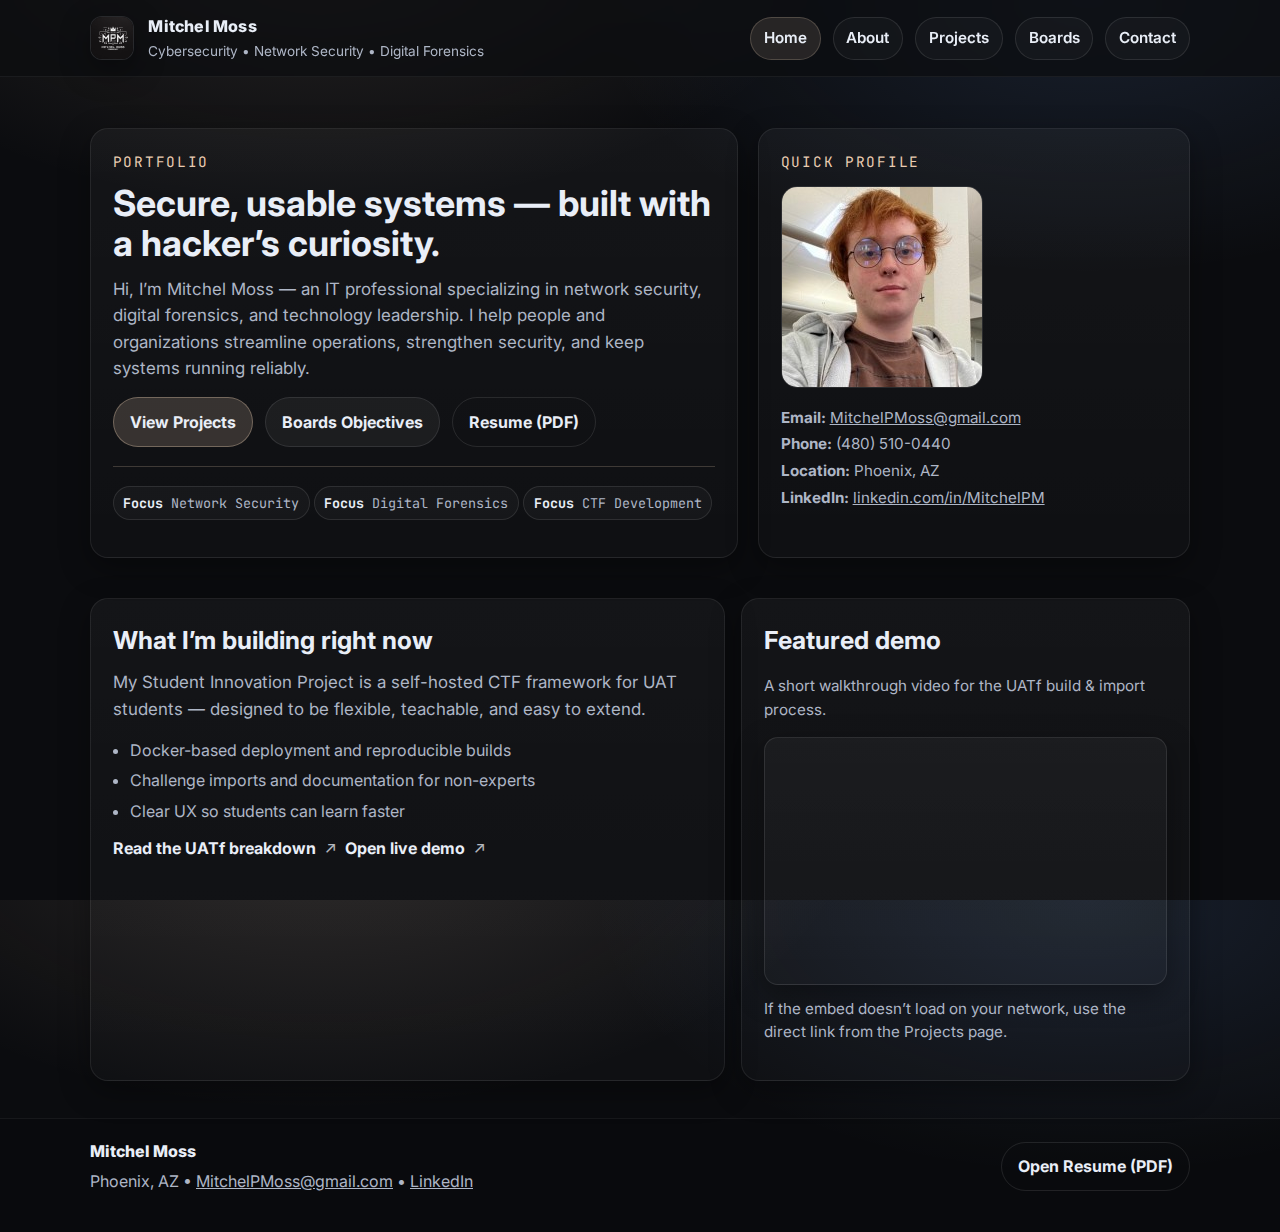
<file: Assignment 13.1 Final Project Progress Checkpoint/index.html>
<!DOCTYPE html>
<html lang="en">
<head>
  <meta charset="utf-8" />
  <meta name="viewport" content="width=device-width, initial-scale=1" />
  <meta name="description" content="Portfolio website for Mitchel Moss — cybersecurity, network security, digital forensics, and projects." />
  <meta name="author" content="Mitchel Moss" />
  <meta name="color-scheme" content="dark light" />
  <title>Mitchel Moss | Cybersecurity Portfolio</title>
  <link rel="preconnect" href="https://fonts.googleapis.com" />
  <link rel="preconnect" href="https://fonts.gstatic.com" crossorigin />
  <link href="https://fonts.googleapis.com/css2?family=Inter:wght@400;600;800&family=JetBrains+Mono:wght@400;600&display=swap" rel="stylesheet" />
  <link rel="stylesheet" href="css/style.css" />
</head>
<body>
<a class="skip-link" href="#main">Skip to main content</a>
<header class="header">
  <div class="container header__inner">
    <a class="brand" href="index.html" aria-label="Go to homepage">
      <img class="brand__logo" src="images/logo.png" alt="MPM logo" />
      <div class="brand__text">
        <span class="brand__name">Mitchel Moss</span>
        <span class="brand__tag">Cybersecurity • Network Security • Digital Forensics</span>
      </div>
    </a>
    <nav class="nav" aria-label="Primary navigation">
      <a class="nav__link is-active" href="index.html">Home</a>
<a class="nav__link" href="about.html">About</a>
<a class="nav__link" href="projects.html">Projects</a>
<a class="nav__link" href="boards.html">Boards</a>
<a class="nav__link" href="contact.html">Contact</a>
    </nav>
  </div>
</header>
<main id="main">

<section class="hero">
  <div class="container hero__grid">
    <article class="card">
      <div class="card__pad">
        <div class="kicker">Portfolio</div>
        <h1 class="h1">Secure, usable systems — built with a hacker’s curiosity.</h1>
        <p class="lead">Hi, I’m Mitchel Moss — an IT professional specializing in network security, digital forensics, and technology leadership. I help people and organizations streamline operations, strengthen security, and keep systems running reliably.</p>
        <div class="btnrow">
          <a class="btn btn--primary" href="projects.html">View Projects</a>
          <a class="btn" href="boards.html">Boards Objectives</a>
          <a class="btn btn--ghost" href="assets/Resume.pdf" target="_blank" rel="noopener">Resume (PDF)</a>
        </div>
        <hr class="rule" />
        <p class="small">
          <span class="pill"><strong>Focus</strong> Network Security</span>
          <span class="pill"><strong>Focus</strong> Digital Forensics</span>
          <span class="pill"><strong>Focus</strong> CTF Development</span>
        </p>
      </div>
    </article>

    <aside class="card">
      <div class="card__pad">
        <div class="kicker">Quick Profile</div>
        <div style="display:grid; gap:.9rem; margin-top:.8rem;">
          <img src="images/profile.jpg" alt="Portrait photo of Mitchel Moss" style="border-radius:16px; border:1px solid rgba(255,255,255,.10)" />
          <div class="small">
            <p style="margin:.2rem 0;"><strong>Email:</strong> <a href="mailto:MitchelPMoss@gmail.com">MitchelPMoss@gmail.com</a></p>
            <p style="margin:.2rem 0;"><strong>Phone:</strong> (480) 510-0440</p>
            <p style="margin:.2rem 0;"><strong>Location:</strong> Phoenix, AZ</p>
            <p style="margin:.2rem 0;"><strong>LinkedIn:</strong> <a href="https://www.linkedin.com/in/MitchelPM" target="_blank" rel="noopener">linkedin.com/in/MitchelPM</a></p>
          </div>
        </div>
      </div>
    </aside>
  </div>
</section>

<section class="section">
  <div class="container">
    <div class="grid">
      <section class="card col-7">
        <div class="card__pad">
          <h2 class="h2">What I’m building right now</h2>
          <p class="lead">My Student Innovation Project is a self-hosted CTF framework for UAT students — designed to be flexible, teachable, and easy to extend.</p>
          <ul class="list">
            <li>Docker-based deployment and reproducible builds</li>
            <li>Challenge imports and documentation for non-experts</li>
            <li>Clear UX so students can learn faster</li>
          </ul>
          <div class="links">
            <a href="projects.html#uatf">Read the UATf breakdown</a>
            <a href="https://uatf.ctfd.io/" target="_blank" rel="noopener">Open live demo</a>
          </div>
        </div>
      </section>

      <section class="card col-5">
        <div class="card__pad">
          <h2 class="h2">Featured demo</h2>
          <p class="small">A short walkthrough video for the UATf build &amp; import process.</p>
          <div class="card" style="overflow:hidden; border-radius:14px; border:1px solid rgba(255,255,255,.10);">
            <iframe width="100%" height="240" src="https://www.youtube.com/embed/3GorpX7aid8" title="UATf walkthrough" frameborder="0"
              allow="accelerometer; autoplay; clipboard-write; encrypted-media; gyroscope; picture-in-picture; web-share" allowfullscreen></iframe>
          </div>
          <p class="note" style="margin-top:.7rem;">If the embed doesn’t load on your network, use the direct link from the Projects page.</p>
        </div>
      </section>
    </div>
  </div>
</section>

</main>
<footer class="footer">
  <div class="container footer__inner">
    <div class="footer__left">
      <p class="footer__title">Mitchel Moss</p>
      <p class="footer__meta">Phoenix, AZ • <a href="mailto:MitchelPMoss@gmail.com">MitchelPMoss@gmail.com</a> • <a href="https://www.linkedin.com/in/MitchelPM" target="_blank" rel="noopener">LinkedIn</a></p>
    </div>
    <div class="footer__right">
      <a class="btn btn--ghost" href="assets/Resume.pdf" target="_blank" rel="noopener">Open Resume (PDF)</a>
    </div>
  </div>
</footer>
</body>
</html>
</file>
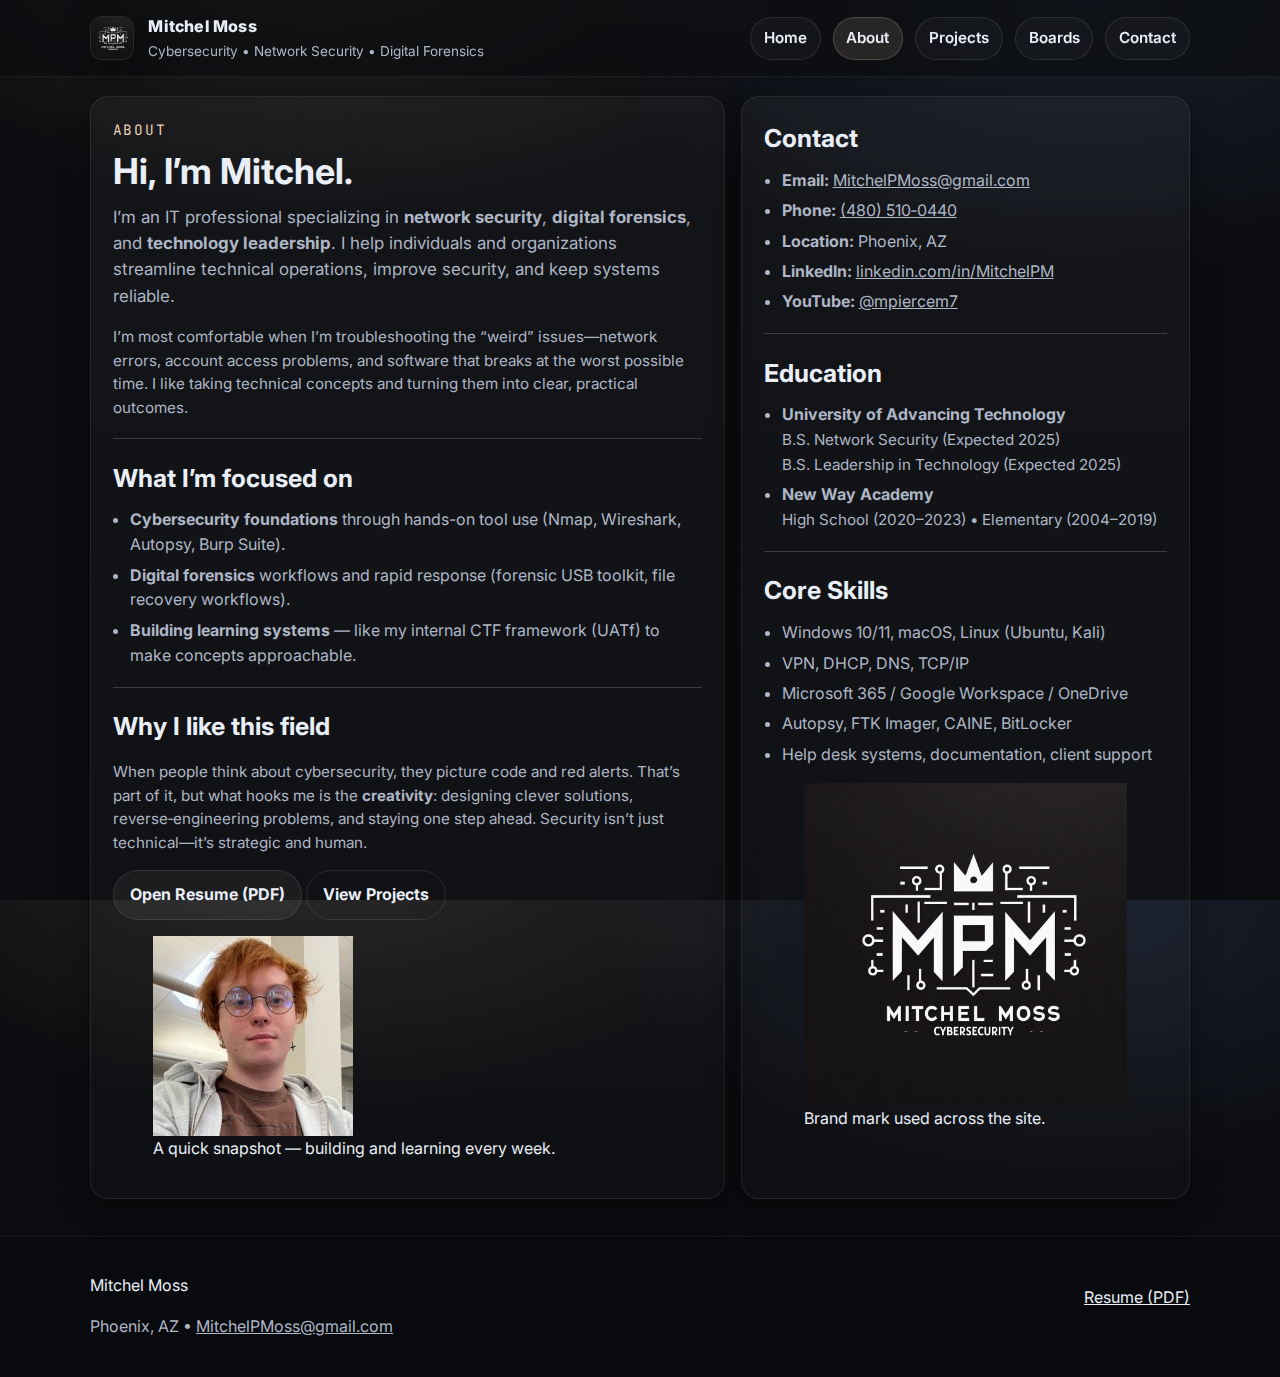
<file: Assignment 13.1 Final Project Progress Checkpoint/about.html>
<!DOCTYPE html>
<html lang="en">
<head>
  <meta charset="utf-8" />
  <meta name="viewport" content="width=device-width, initial-scale=1" />
  <meta name="description" content="About Mitchel Moss — IT professional specializing in network security, digital forensics, and technology leadership." />
  <meta name="author" content="Mitchel Moss" />
  <meta name="color-scheme" content="dark light" />
  <title>About | Mitchel Moss</title>
  <link rel="preconnect" href="https://fonts.googleapis.com" />
  <link rel="preconnect" href="https://fonts.gstatic.com" crossorigin />
  <link href="https://fonts.googleapis.com/css2?family=Inter:wght@400;600;800&family=JetBrains+Mono:wght@400;600&display=swap" rel="stylesheet" />
  <link rel="stylesheet" href="css/style.css" />
</head>

<body>
<a class="skip-link" href="#main">Skip to main content</a>

<header class="header">
  <div class="container header__inner">
    <a class="brand" href="index.html" aria-label="Go to homepage">
      <img class="brand__logo" src="images/logo.png" alt="MPM logo" />
      <div class="brand__text">
        <span class="brand__name">Mitchel Moss</span>
        <span class="brand__tag">Cybersecurity • Network Security • Digital Forensics</span>
      </div>
    </a>
    <nav class="nav" aria-label="Primary navigation">
      <a class="nav__link" href="index.html">Home</a>
      <a class="nav__link is-active" href="about.html" aria-current="page">About</a>
      <a class="nav__link" href="projects.html">Projects</a>
      <a class="nav__link" href="boards.html">Boards</a>
      <a class="nav__link" href="contact.html">Contact</a>
    </nav>
  </div>
</header>

<main id="main">
  <section class="section">
    <div class="container">
      <div class="grid">
        <article class="card col-7">
          <div class="card__pad">
            <div class="kicker">About</div>
            <h1 class="h1">Hi, I’m Mitchel.</h1>

            <p class="lead">
              I’m an IT professional specializing in <strong>network security</strong>, <strong>digital forensics</strong>, and
              <strong>technology leadership</strong>. I help individuals and organizations streamline technical operations,
              improve security, and keep systems reliable.
            </p>

            <p class="small">
              I’m most comfortable when I’m troubleshooting the “weird” issues—network errors, account access problems, and
              software that breaks at the worst possible time. I like taking technical concepts and turning them into clear,
              practical outcomes.
            </p>

            <hr class="rule" />

            <h2 class="h2">What I’m focused on</h2>
            <ul class="list">
              <li><strong>Cybersecurity foundations</strong> through hands-on tool use (Nmap, Wireshark, Autopsy, Burp Suite).</li>
              <li><strong>Digital forensics</strong> workflows and rapid response (forensic USB toolkit, file recovery workflows).</li>
              <li><strong>Building learning systems</strong> — like my internal CTF framework (UATf) to make concepts approachable.</li>
            </ul>

            <hr class="rule" />

            <h2 class="h2">Why I like this field</h2>
            <p class="small">
              When people think about cybersecurity, they picture code and red alerts. That’s part of it, but what hooks me is
              the <strong>creativity</strong>: designing clever solutions, reverse‑engineering problems, and staying one step ahead.
              Security isn’t just technical—it’s strategic and human.
            </p>

            <div class="actions">
              <a class="btn" href="assets/Resume.pdf" target="_blank" rel="noopener">Open Resume (PDF)</a>
              <a class="btn btn--ghost" href="projects.html">View Projects</a>
            </div>

            <figure class="media media--wide">
              <img src="images/about-photo.jpg" alt="Photo of Mitchel Moss" loading="lazy" />
              <figcaption class="caption">A quick snapshot — building and learning every week.</figcaption>
            </figure>
          </div>
        </article>

        <aside class="card col-5">
          <div class="card__pad">
            <h2 class="h2">Contact</h2>
            <ul class="list">
              <li><strong>Email:</strong> <a href="mailto:MitchelPMoss@gmail.com">MitchelPMoss@gmail.com</a></li>
              <li><strong>Phone:</strong> <a href="tel:+14805100440">(480) 510‑0440</a></li>
              <li><strong>Location:</strong> Phoenix, AZ</li>
              <li><strong>LinkedIn:</strong> <a href="https://linkedin.com/in/MitchelPM" target="_blank" rel="noopener">linkedin.com/in/MitchelPM</a></li>
              <li><strong>YouTube:</strong> <a href="https://www.youtube.com/@mpiercem7" target="_blank" rel="noopener">@mpiercem7</a></li>
            </ul>

            <hr class="rule" />

            <h2 class="h2">Education</h2>
            <ul class="list">
              <li>
                <strong>University of Advancing Technology</strong><br />
                <span class="small">B.S. Network Security (Expected 2025)</span><br />
                <span class="small">B.S. Leadership in Technology (Expected 2025)</span>
              </li>
              <li>
                <strong>New Way Academy</strong><br />
                <span class="small">High School (2020–2023) • Elementary (2004–2019)</span>
              </li>
            </ul>

            <hr class="rule" />

            <h2 class="h2">Core Skills</h2>
            <ul class="list">
              <li>Windows 10/11, macOS, Linux (Ubuntu, Kali)</li>
              <li>VPN, DHCP, DNS, TCP/IP</li>
              <li>Microsoft 365 / Google Workspace / OneDrive</li>
              <li>Autopsy, FTK Imager, CAINE, BitLocker</li>
              <li>Help desk systems, documentation, client support</li>
            </ul>

            <figure class="media">
              <img src="images/designer.png" alt="MPM cybersecurity logo graphic" loading="lazy" />
              <figcaption class="caption">Brand mark used across the site.</figcaption>
            </figure>
          </div>
        </aside>
      </div>
    </div>
  </section>
</main>

<footer class="footer">
  <div class="container footer__inner">
    <div class="footer__left">
      <p class="footer__brand">Mitchel Moss</p>
      <p class="footer__meta">Phoenix, AZ • <a href="mailto:MitchelPMoss@gmail.com">MitchelPMoss@gmail.com</a></p>
    </div>
    <div class="footer__right">
      <a class="footer__link" href="assets/Resume.pdf" target="_blank" rel="noopener">Resume (PDF)</a>
    </div>
  </div>
</footer>
</body>
</html>
</file>
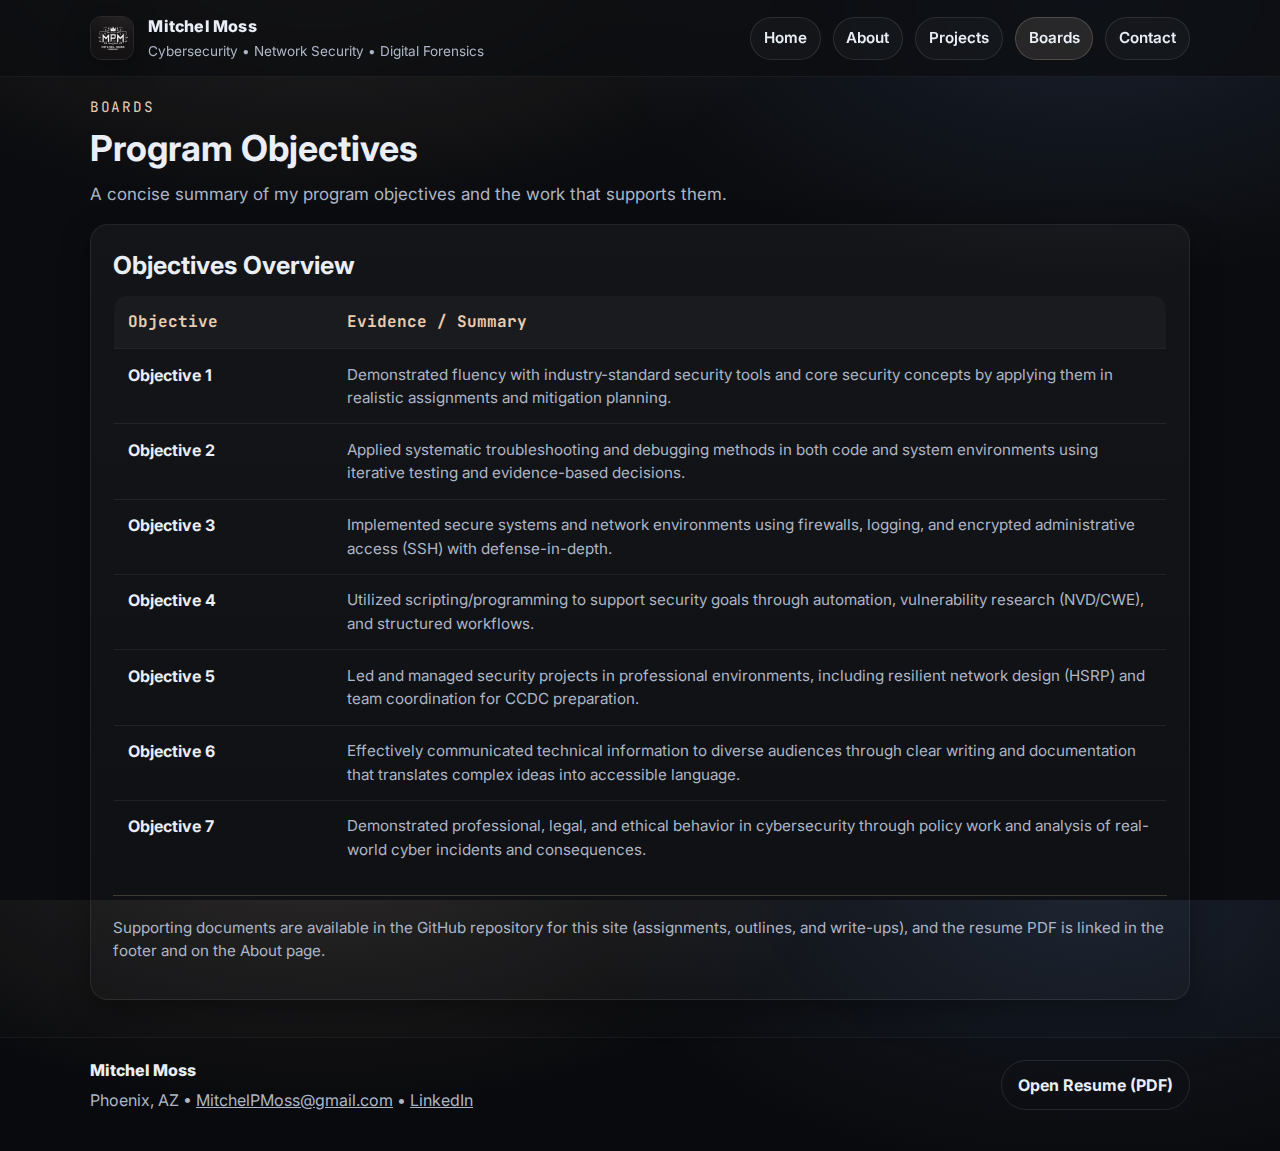
<file: Assignment 13.1 Final Project Progress Checkpoint/boards.html>
<!DOCTYPE html>
<html lang="en">
<head>
  <meta charset="utf-8" />
  <meta name="viewport" content="width=device-width, initial-scale=1" />
  <meta name="description" content="Program objectives and evidence summary." />
  <meta name="author" content="Mitchel Moss" />
  <meta name="color-scheme" content="dark light" />
  <title>Boards | Mitchel Moss</title>
  <link rel="preconnect" href="https://fonts.googleapis.com" />
  <link rel="preconnect" href="https://fonts.gstatic.com" crossorigin />
  <link href="https://fonts.googleapis.com/css2?family=Inter:wght@400;600;800&family=JetBrains+Mono:wght@400;600&display=swap" rel="stylesheet" />
  <link rel="stylesheet" href="css/style.css" />
</head>
<body>
<a class="skip-link" href="#main">Skip to main content</a>
<header class="header">
  <div class="container header__inner">
    <a class="brand" href="index.html" aria-label="Go to homepage">
      <img class="brand__logo" src="images/logo.png" alt="MPM logo" />
      <div class="brand__text">
        <span class="brand__name">Mitchel Moss</span>
        <span class="brand__tag">Cybersecurity • Network Security • Digital Forensics</span>
      </div>
    </a>
    <nav class="nav" aria-label="Primary navigation">
      <a class="nav__link" href="index.html">Home</a>
<a class="nav__link" href="about.html">About</a>
<a class="nav__link" href="projects.html">Projects</a>
<a class="nav__link is-active" href="boards.html">Boards</a>
<a class="nav__link" href="contact.html">Contact</a>
    </nav>
  </div>
</header>
<main id="main">

<section class="section">
  <div class="container">
    <div class="kicker">Boards</div>
    <h1 class="h1">Program Objectives</h1>
    <p class="lead">A concise summary of my program objectives and the work that supports them.</p>

    <section class="card">
      <div class="card__pad">
        <h2 class="h2">Objectives Overview</h2>
        <table class="table" aria-label="Boards objectives overview table">
          <thead>
            <tr><th style="width:220px;">Objective</th><th>Evidence / Summary</th></tr>
          </thead>
          <tbody>
            <tr><td><strong>Objective 1</strong></td><td class='small'>Demonstrated fluency with industry-standard security tools and core security concepts by applying them in realistic assignments and mitigation planning.</td></tr><tr><td><strong>Objective 2</strong></td><td class='small'>Applied systematic troubleshooting and debugging methods in both code and system environments using iterative testing and evidence-based decisions.</td></tr><tr><td><strong>Objective 3</strong></td><td class='small'>Implemented secure systems and network environments using firewalls, logging, and encrypted administrative access (SSH) with defense-in-depth.</td></tr><tr><td><strong>Objective 4</strong></td><td class='small'>Utilized scripting/programming to support security goals through automation, vulnerability research (NVD/CWE), and structured workflows.</td></tr><tr><td><strong>Objective 5</strong></td><td class='small'>Led and managed security projects in professional environments, including resilient network design (HSRP) and team coordination for CCDC preparation.</td></tr><tr><td><strong>Objective 6</strong></td><td class='small'>Effectively communicated technical information to diverse audiences through clear writing and documentation that translates complex ideas into accessible language.</td></tr><tr><td><strong>Objective 7</strong></td><td class='small'>Demonstrated professional, legal, and ethical behavior in cybersecurity through policy work and analysis of real-world cyber incidents and consequences.</td></tr>
          </tbody>
        </table>

        <hr class="rule" />
        <p class="note">
          Supporting documents are available in the GitHub repository for this site (assignments, outlines, and write-ups),
          and the resume PDF is linked in the footer and on the About page.
        </p>
      </div>
    </section>
  </div>
</section>

</main>
<footer class="footer">
  <div class="container footer__inner">
    <div class="footer__left">
      <p class="footer__title">Mitchel Moss</p>
      <p class="footer__meta">Phoenix, AZ • <a href="mailto:MitchelPMoss@gmail.com">MitchelPMoss@gmail.com</a> • <a href="https://www.linkedin.com/in/MitchelPM" target="_blank" rel="noopener">LinkedIn</a></p>
    </div>
    <div class="footer__right">
      <a class="btn btn--ghost" href="assets/Resume.pdf" target="_blank" rel="noopener">Open Resume (PDF)</a>
    </div>
  </div>
</footer>
</body>
</html>
</file>
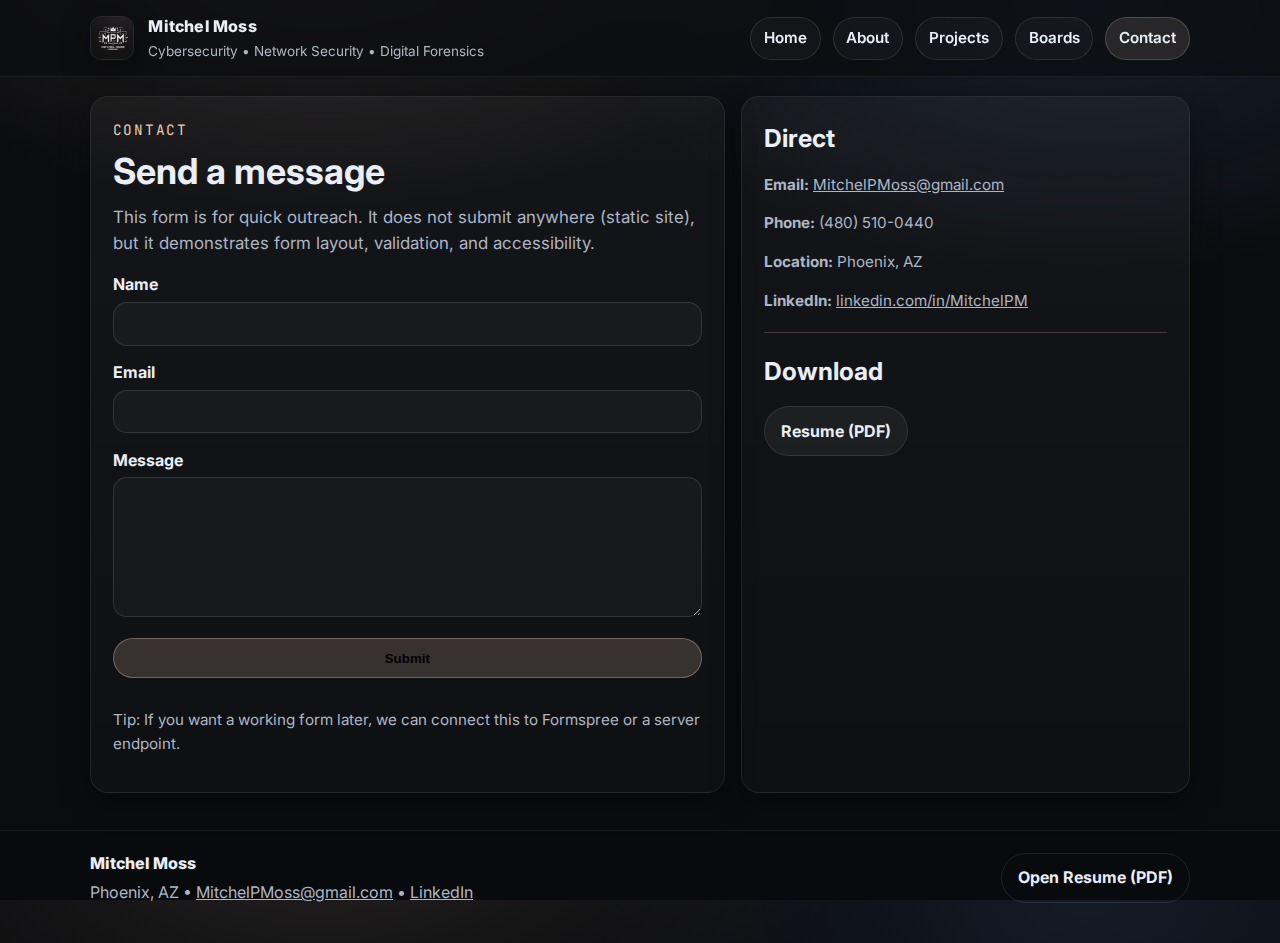
<file: Assignment 13.1 Final Project Progress Checkpoint/contact.html>
<!DOCTYPE html>
<html lang="en">
<head>
  <meta charset="utf-8" />
  <meta name="viewport" content="width=device-width, initial-scale=1" />
  <meta name="description" content="Contact Mitchel Moss." />
  <meta name="author" content="Mitchel Moss" />
  <meta name="color-scheme" content="dark light" />
  <title>Contact | Mitchel Moss</title>
  <link rel="preconnect" href="https://fonts.googleapis.com" />
  <link rel="preconnect" href="https://fonts.gstatic.com" crossorigin />
  <link href="https://fonts.googleapis.com/css2?family=Inter:wght@400;600;800&family=JetBrains+Mono:wght@400;600&display=swap" rel="stylesheet" />
  <link rel="stylesheet" href="css/style.css" />
</head>
<body>
<a class="skip-link" href="#main">Skip to main content</a>
<header class="header">
  <div class="container header__inner">
    <a class="brand" href="index.html" aria-label="Go to homepage">
      <img class="brand__logo" src="images/logo.png" alt="MPM logo" />
      <div class="brand__text">
        <span class="brand__name">Mitchel Moss</span>
        <span class="brand__tag">Cybersecurity • Network Security • Digital Forensics</span>
      </div>
    </a>
    <nav class="nav" aria-label="Primary navigation">
      <a class="nav__link" href="index.html">Home</a>
<a class="nav__link" href="about.html">About</a>
<a class="nav__link" href="projects.html">Projects</a>
<a class="nav__link" href="boards.html">Boards</a>
<a class="nav__link is-active" href="contact.html">Contact</a>
    </nav>
  </div>
</header>
<main id="main">

<section class="section">
  <div class="container">
    <div class="grid">
      <article class="card col-7">
        <div class="card__pad">
          <div class="kicker">Contact</div>
          <h1 class="h1">Send a message</h1>
          <p class="lead">This form is for quick outreach. It does not submit anywhere (static site), but it demonstrates form layout, validation, and accessibility.</p>

          <form class="form" action="#" method="post">
            <div class="field">
              <label for="name">Name</label>
              <input id="name" name="name" type="text" autocomplete="name" required />
            </div>

            <div class="field">
              <label for="email">Email</label>
              <input id="email" name="email" type="email" autocomplete="email" required />
            </div>

            <div class="field">
              <label for="message">Message</label>
              <textarea id="message" name="message" required></textarea>
            </div>

            <button class="btn btn--primary" type="submit">Submit</button>
            <p class="note">Tip: If you want a working form later, we can connect this to Formspree or a server endpoint.</p>
          </form>
        </div>
      </article>

      <aside class="card col-5">
        <div class="card__pad">
          <h2 class="h2">Direct</h2>
          <p class="small"><strong>Email:</strong> <a href="mailto:MitchelPMoss@gmail.com">MitchelPMoss@gmail.com</a></p>
          <p class="small"><strong>Phone:</strong> (480) 510-0440</p>
          <p class="small"><strong>Location:</strong> Phoenix, AZ</p>
          <p class="small"><strong>LinkedIn:</strong> <a href="https://www.linkedin.com/in/MitchelPM" target="_blank" rel="noopener">linkedin.com/in/MitchelPM</a></p>

          <hr class="rule" />
          <h2 class="h2">Download</h2>
          <div class="btnrow">
            <a class="btn" href="assets/Resume.pdf" target="_blank" rel="noopener">Resume (PDF)</a>
          </div>
        </div>
      </aside>
    </div>
  </div>
</section>

</main>
<footer class="footer">
  <div class="container footer__inner">
    <div class="footer__left">
      <p class="footer__title">Mitchel Moss</p>
      <p class="footer__meta">Phoenix, AZ • <a href="mailto:MitchelPMoss@gmail.com">MitchelPMoss@gmail.com</a> • <a href="https://www.linkedin.com/in/MitchelPM" target="_blank" rel="noopener">LinkedIn</a></p>
    </div>
    <div class="footer__right">
      <a class="btn btn--ghost" href="assets/Resume.pdf" target="_blank" rel="noopener">Open Resume (PDF)</a>
    </div>
  </div>
</footer>
</body>
</html>
</file>
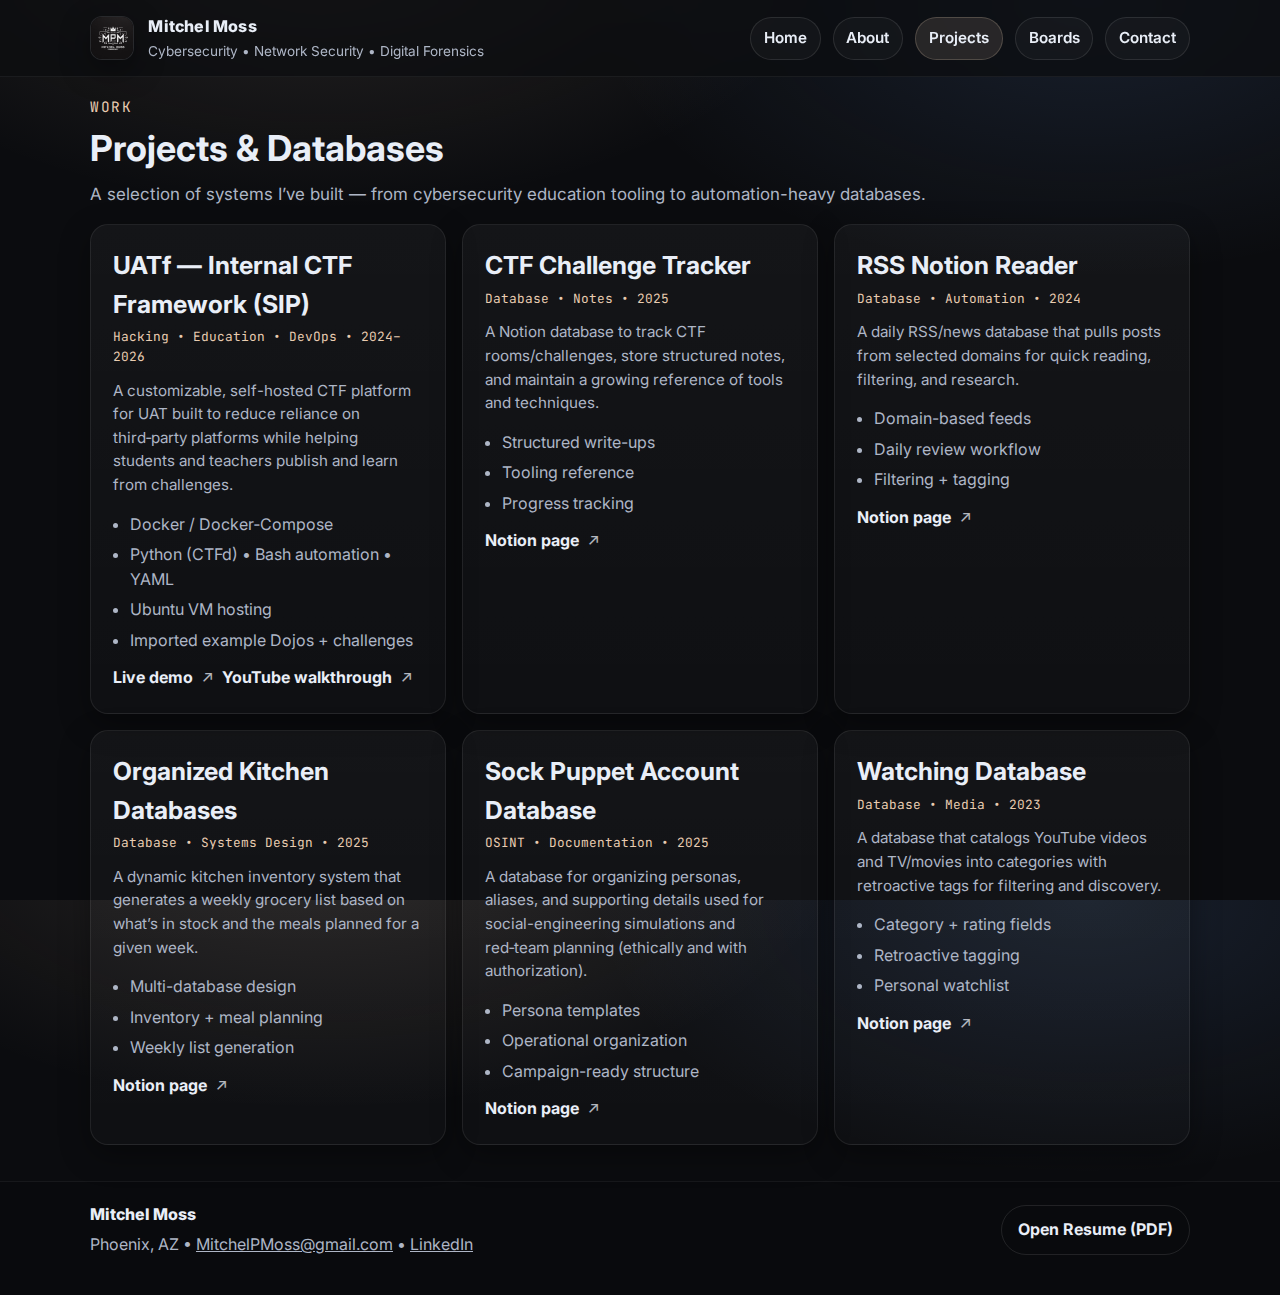
<file: Assignment 13.1 Final Project Progress Checkpoint/projects.html>
<!DOCTYPE html>
<html lang="en">
<head>
  <meta charset="utf-8" />
  <meta name="viewport" content="width=device-width, initial-scale=1" />
  <meta name="description" content="Projects and databases by Mitchel Moss." />
  <meta name="author" content="Mitchel Moss" />
  <meta name="color-scheme" content="dark light" />
  <title>Projects | Mitchel Moss</title>
  <link rel="preconnect" href="https://fonts.googleapis.com" />
  <link rel="preconnect" href="https://fonts.gstatic.com" crossorigin />
  <link href="https://fonts.googleapis.com/css2?family=Inter:wght@400;600;800&family=JetBrains+Mono:wght@400;600&display=swap" rel="stylesheet" />
  <link rel="stylesheet" href="css/style.css" />
</head>
<body>
<a class="skip-link" href="#main">Skip to main content</a>
<header class="header">
  <div class="container header__inner">
    <a class="brand" href="index.html" aria-label="Go to homepage">
      <img class="brand__logo" src="images/logo.png" alt="MPM logo" />
      <div class="brand__text">
        <span class="brand__name">Mitchel Moss</span>
        <span class="brand__tag">Cybersecurity • Network Security • Digital Forensics</span>
      </div>
    </a>
    <nav class="nav" aria-label="Primary navigation">
      <a class="nav__link" href="index.html">Home</a>
<a class="nav__link" href="about.html">About</a>
<a class="nav__link is-active" href="projects.html">Projects</a>
<a class="nav__link" href="boards.html">Boards</a>
<a class="nav__link" href="contact.html">Contact</a>
    </nav>
  </div>
</header>
<main id="main">

<section class="section">
  <div class="container">
    <div class="kicker">Work</div>
    <h1 class="h1">Projects &amp; Databases</h1>
    <p class="lead">A selection of systems I’ve built — from cybersecurity education tooling to automation-heavy databases.</p>

    <div class="cards">
      
<article class="card" id="uatf">
  <div class="card__pad">
    <div class="project__title">
      <div>
        <h2 class="h2" style="margin:0 0 .25rem;">UATf — Internal CTF Framework (SIP)</h2>
        <div class="badge">Hacking • Education • DevOps • 2024–2026</div>
      </div>
    </div>
    <p class="small" style="margin-top:.75rem;">A customizable, self-hosted CTF platform for UAT built to reduce reliance on third‑party platforms while helping students and teachers publish and learn from challenges.</p>
    <ul class="list">
      <li>Docker / Docker‑Compose</li><li>Python (CTFd) • Bash automation • YAML</li><li>Ubuntu VM hosting</li><li>Imported example Dojos + challenges</li>
    </ul>
    <div class="links">
      <a href="https://uatf.ctfd.io/" target="_blank" rel="noopener">Live demo</a><a href="https://www.youtube.com/watch?v=3GorpX7aid8" target="_blank" rel="noopener">YouTube walkthrough</a>
    </div>
  </div>
</article>

<article class="card" id="ctf-challenge-tracker">
  <div class="card__pad">
    <div class="project__title">
      <div>
        <h2 class="h2" style="margin:0 0 .25rem;">CTF Challenge Tracker</h2>
        <div class="badge">Database • Notes • 2025</div>
      </div>
    </div>
    <p class="small" style="margin-top:.75rem;">A Notion database to track CTF rooms/challenges, store structured notes, and maintain a growing reference of tools and techniques.</p>
    <ul class="list">
      <li>Structured write-ups</li><li>Tooling reference</li><li>Progress tracking</li>
    </ul>
    <div class="links">
      <a href="https://www.notion.so/CTF-Challenges-Tracker-6261e7d3042f43dc922e2fdc08e59723?pvs=4" target="_blank" rel="noopener">Notion page</a>
    </div>
  </div>
</article>

<article class="card" id="rss-notion-reader">
  <div class="card__pad">
    <div class="project__title">
      <div>
        <h2 class="h2" style="margin:0 0 .25rem;">RSS Notion Reader</h2>
        <div class="badge">Database • Automation • 2024</div>
      </div>
    </div>
    <p class="small" style="margin-top:.75rem;">A daily RSS/news database that pulls posts from selected domains for quick reading, filtering, and research.</p>
    <ul class="list">
      <li>Domain-based feeds</li><li>Daily review workflow</li><li>Filtering + tagging</li>
    </ul>
    <div class="links">
      <a href="https://www.notion.so/Reading-d8c2dfb65e554590a86739f34f7fe592" target="_blank" rel="noopener">Notion page</a>
    </div>
  </div>
</article>

<article class="card" id="organized-kitchen-databases">
  <div class="card__pad">
    <div class="project__title">
      <div>
        <h2 class="h2" style="margin:0 0 .25rem;">Organized Kitchen Databases</h2>
        <div class="badge">Database • Systems Design • 2025</div>
      </div>
    </div>
    <p class="small" style="margin-top:.75rem;">A dynamic kitchen inventory system that generates a weekly grocery list based on what’s in stock and the meals planned for a given week.</p>
    <ul class="list">
      <li>Multi-database design</li><li>Inventory + meal planning</li><li>Weekly list generation</li>
    </ul>
    <div class="links">
      <a href="https://www.notion.so/Your-Organized-Kitchen-61d3b751a5ab463bb0472dc2e96f9b51" target="_blank" rel="noopener">Notion page</a>
    </div>
  </div>
</article>

<article class="card" id="sock-puppet-account-database">
  <div class="card__pad">
    <div class="project__title">
      <div>
        <h2 class="h2" style="margin:0 0 .25rem;">Sock Puppet Account Database</h2>
        <div class="badge">OSINT • Documentation • 2025</div>
      </div>
    </div>
    <p class="small" style="margin-top:.75rem;">A database for organizing personas, aliases, and supporting details used for social-engineering simulations and red‑team planning (ethically and with authorization).</p>
    <ul class="list">
      <li>Persona templates</li><li>Operational organization</li><li>Campaign-ready structure</li>
    </ul>
    <div class="links">
      <a href="https://www.notion.so/The-Many-Face-Gods-41eacd77210b470182dfaaba54308f51" target="_blank" rel="noopener">Notion page</a>
    </div>
  </div>
</article>

<article class="card" id="watching-database">
  <div class="card__pad">
    <div class="project__title">
      <div>
        <h2 class="h2" style="margin:0 0 .25rem;">Watching Database</h2>
        <div class="badge">Database • Media • 2023</div>
      </div>
    </div>
    <p class="small" style="margin-top:.75rem;">A database that catalogs YouTube videos and TV/movies into categories with retroactive tags for filtering and discovery.</p>
    <ul class="list">
      <li>Category + rating fields</li><li>Retroactive tagging</li><li>Personal watchlist</li>
    </ul>
    <div class="links">
      <a href="https://www.notion.so/Watching-41eb229ec4394250ac6aa11ce07ca116?pvs=21" target="_blank" rel="noopener">Notion page</a>
    </div>
  </div>
</article>

    </div>
  </div>
</section>

</main>
<footer class="footer">
  <div class="container footer__inner">
    <div class="footer__left">
      <p class="footer__title">Mitchel Moss</p>
      <p class="footer__meta">Phoenix, AZ • <a href="mailto:MitchelPMoss@gmail.com">MitchelPMoss@gmail.com</a> • <a href="https://www.linkedin.com/in/MitchelPM" target="_blank" rel="noopener">LinkedIn</a></p>
    </div>
    <div class="footer__right">
      <a class="btn btn--ghost" href="assets/Resume.pdf" target="_blank" rel="noopener">Open Resume (PDF)</a>
    </div>
  </div>
</footer>
</body>
</html>
</file>
<file: Assignment 13.1 Final Project Progress Checkpoint/css/style.css>
:root{
  --bg: #0b0c0f;
  --panel:#12141a;
  --panel2:#0f1116;
  --text:#e9eef7;
  --muted:#aeb6c6;
  --accent:#e9ccb1;
  --line: rgba(233,204,177,.22);
  --shadow: 0 10px 30px rgba(0,0,0,.35);
  --radius: 18px;
  --mono: "JetBrains Mono", ui-monospace, SFMono-Regular, Menlo, Monaco, Consolas, "Liberation Mono", "Courier New", monospace;
  --sans: Inter, system-ui, -apple-system, Segoe UI, Roboto, Helvetica, Arial, "Apple Color Emoji","Segoe UI Emoji";
}
*{box-sizing:border-box}
html,body{height:100%}
body{
  margin:0;
  font-family: var(--sans);
  background: radial-gradient(900px 500px at 25% -10%, rgba(233,204,177,.14), transparent 60%),
              radial-gradient(900px 500px at 85% 0%, rgba(118,170,255,.12), transparent 55%),
              var(--bg);
  color: var(--text);
  line-height:1.55;
}
img{max-width:100%; height:auto; display:block}
a{color:inherit}
a:hover{opacity:.9}

.container{width:min(1100px, 92%); margin-inline:auto}
.skip-link{
  position:absolute; left:-999px; top:0;
  background:var(--accent); color:#1a1a1a; padding:.75rem 1rem; border-radius:12px;
}
.skip-link:focus{left:1rem; top:1rem; z-index:9999}

.header{
  position:sticky; top:0; z-index:50;
  backdrop-filter: blur(10px);
  background: rgba(11,12,15,.72);
  border-bottom: 1px solid rgba(255,255,255,.06);
}
.header__inner{display:flex; align-items:center; justify-content:space-between; gap:1rem; padding:.9rem 0}
.brand{display:flex; align-items:center; gap:.9rem; text-decoration:none}
.brand__logo{width:44px; height:44px; border-radius:12px; border:1px solid rgba(255,255,255,.12); background:#0b0c0f; box-shadow: var(--shadow)}
.brand__text{display:flex; flex-direction:column; gap:.1rem}
.brand__name{font-weight:800; letter-spacing:.2px}
.brand__tag{font-size:.85rem; color: var(--muted)}
.nav{display:flex; gap:.75rem; flex-wrap:wrap; justify-content:flex-end}
.nav__link{
  text-decoration:none;
  padding:.55rem .8rem;
  border-radius:999px;
  border:1px solid rgba(255,255,255,.10);
  background: rgba(255,255,255,.03);
  color: var(--text);
  font-weight:600;
  font-size:.95rem;
}
.nav__link.is-active{
  border-color: var(--line);
  background: rgba(233,204,177,.12);
}

.hero{padding:3.2rem 0 1.3rem}
.hero__grid{display:grid; grid-template-columns: 1.2fr .8fr; gap:1.25rem; align-items:stretch}
@media (max-width:900px){.hero__grid{grid-template-columns:1fr}}
.card{
  background: linear-gradient(180deg, rgba(255,255,255,.04), rgba(255,255,255,.02));
  border: 1px solid rgba(255,255,255,.08);
  border-radius: var(--radius);
  box-shadow: var(--shadow);
}
.card__pad{padding:1.35rem}
.kicker{font-family: var(--mono); color: var(--accent); font-size:.9rem; letter-spacing:.12em; text-transform:uppercase}
.h1{font-size: clamp(2.0rem, 2.8vw, 3.0rem); line-height:1.12; margin:.6rem 0 .8rem}
.h2{font-size:1.55rem; margin:0 0 .65rem}
.lead{color: var(--muted); font-size:1.06rem; margin:0 0 1rem}
hr.rule{border:0; height:1px; background: var(--line); margin:1.2rem 0}
.btnrow{display:flex; flex-wrap:wrap; gap:.75rem; margin-top:1rem}
.btn{
  display:inline-flex; align-items:center; justify-content:center;
  text-decoration:none;
  border-radius:999px;
  padding:.72rem 1rem;
  font-weight:700;
  border: 1px solid rgba(255,255,255,.10);
  background: rgba(255,255,255,.05);
}
.btn--primary{
  background: rgba(233,204,177,.18);
  border-color: rgba(233,204,177,.35);
}
.btn--ghost{background:transparent}
.grid{
  display:grid;
  grid-template-columns: repeat(12, 1fr);
  gap:1.05rem;
}
.section{padding:1.2rem 0 2.3rem}
.col-7{grid-column: span 7}
.col-5{grid-column: span 5}
.col-12{grid-column: span 12}
@media (max-width:900px){
  .col-7,.col-5{grid-column:span 12}
}

.pill{
  display:inline-flex; gap:.5rem; align-items:center;
  font-family: var(--mono);
  font-size:.84rem;
  padding:.35rem .6rem;
  border-radius:999px;
  border:1px solid rgba(255,255,255,.10);
  background: rgba(255,255,255,.03);
  color: var(--muted);
}
.pill strong{color:var(--text); font-weight:700}

.list{margin:0; padding-left:1.1rem; color: var(--muted)}
.list li{margin:.35rem 0}
.mono{font-family: var(--mono)}

.cards{
  display:grid;
  grid-template-columns: repeat(3, 1fr);
  gap:1rem;
}
@media (max-width:950px){.cards{grid-template-columns:1fr}}
.project__title{display:flex; flex-wrap:wrap; align-items:center; justify-content:space-between; gap:.6rem}
.badge{font-family:var(--mono); font-size:.8rem; color:var(--accent)}
.links{display:flex; flex-wrap:wrap; gap:.6rem; margin-top:.8rem}
.links a{font-weight:700; text-decoration:none}
.links a::after{content:" ↗"; font-family:var(--mono); opacity:.75}

.table{
  width:100%;
  border-collapse: collapse;
  overflow:hidden;
  border-radius: 14px;
  border:1px solid rgba(255,255,255,.10);
}
.table th,.table td{
  padding:.85rem .9rem;
  border-bottom:1px solid rgba(255,255,255,.07);
  vertical-align:top;
}
.table th{
  text-align:left;
  font-family:var(--mono);
  color: var(--accent);
  font-weight:700;
  background: rgba(255,255,255,.03);
}
.table tr:last-child td{border-bottom:0}
.small{font-size:.95rem; color:var(--muted)}

.form{display:grid; gap:.9rem}
.field label{display:block; font-weight:700; margin-bottom:.3rem}
.field input,.field textarea{
  width:100%;
  padding:.8rem .9rem;
  border-radius: 14px;
  border:1px solid rgba(255,255,255,.12);
  background: rgba(255,255,255,.03);
  color: var(--text);
  font-family: var(--sans);
}
.field textarea{min-height:140px; resize:vertical}
.note{color:var(--muted); font-size:.95rem}
.footer{
  border-top:1px solid rgba(255,255,255,.06);
  padding:1.25rem 0 2.4rem;
  background: rgba(0,0,0,.12);
}
.footer__inner{display:flex; gap:1rem; align-items:center; justify-content:space-between; flex-wrap:wrap}
.footer__title{margin:0; font-weight:800}
.footer__meta{margin:.3rem 0 0; color:var(--muted)}
</file>
